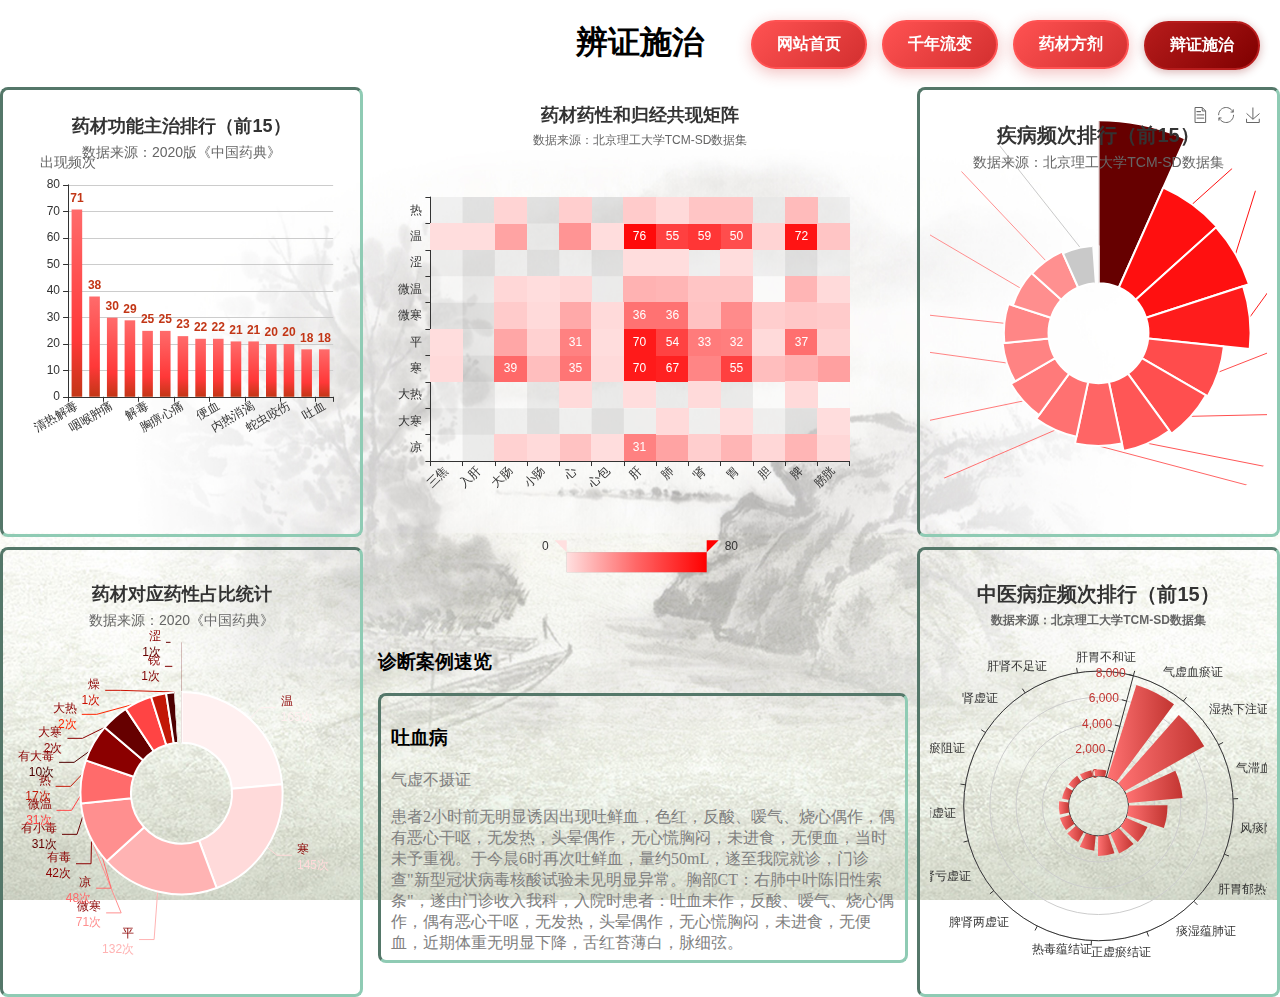
<file: cases.html>
<!DOCTYPE html>  
<html lang="en">  
<head>  
    <meta charset="UTF-8">
    <meta http-equiv="X-UA-Compatible" content="IE=edge">
    <meta name="viewport" content="width=device-width, user-scalable=no, initial-scale=1.0, maximum-scale=1.0, minimum-scale=1.0"/>
    <title>辩证施治</title>  
    <style>  
        .main {  
            display: grid;  
            grid-template-columns: 1fr 1.5fr 1fr; /* 列数和宽度 */
            grid-template-rows: auto; /* 行高 */
            grid-column-gap: 5px; /* 列间距 */  
            grid-row-gap: 10px; /* 行间距 */ 
            align-items: center;
        }  
        .box:nth-child(1){  
            grid-column-start: 1; 
            grid-column-end: 2;
            grid-row-start: 1;
            grid-row-end: 2;
            height:50vh; 
            border-color: #8FCBB4;
            border-width: 3px;
            border-style: inset;
            border-radius: 8px;
        } 
        .box:nth-child(2) {  
            grid-column-start: 1; 
            grid-column-end: 2;
            grid-row-start: 2;
            grid-row-end: 3; 
            height:50vh;
            border-color: #8FCBB4;
            border-width: 3px;
            border-style: inset;
            border-radius: 8px; 
        }   
        .box:nth-child(3) {  
            grid-column-start: 2; 
            grid-column-end: 3;
            grid-row-start: 1;
            grid-row-end: 3;
            height:100vh; 
            border: 0;
        }  
        .box:nth-child(4) {  
            grid-column-start: 3; 
            grid-column-end: 4;
            grid-row-start: 1;
            grid-row-end:2; 
            height:50vh;
            border-color: #8FCBB4;
            border-width: 3px;
            border-style: inset;
            border-radius: 8px; 
        }  
        .box:nth-child(5) {  
            grid-column-start: 3; 
            grid-column-end: 4;
            grid-row-start: 2;
            grid-row-end:3; 
            height:50vh; 
            border-color: #8FCBB4;
            border-width: 3px;
            border-style: inset;
            border-radius: 8px;
        }  
        .box {  
            padding: 10px;  
            border: 1px solid #ccc; /* 可选边框 */  
            box-sizing: border-box;  
        }
        #flow {  
          width: 200px; /* 根据需要调整宽度 */  
          height: 300px; /* 根据需要调整高度 */  
          overflow: hidden;  
          position: relative;  
          border: 1px solid #ccc;
          border-color: #8FCBB4;
            border-width: 3px;
            border-style: inset;
            border-radius: 8px;  
        }  
        #news-list {  
          list-style: none;  
          padding: 0;  
          margin: 0;  
          position: absolute;  
          top: 0;  
          left: 0;  
          width: 100%;  
          height: auto;  
          animation: scroll 25s linear infinite; /* 滚动动画 */  
        }  
        #news-list li {  
          padding: 10px;  
          border-bottom: 1px solid #ccc;  
        }  
        @keyframes scroll {  
          0% { transform: translateY(0); }  
          100% { transform: translateY(-100%); } 
        }
        .news-title {  
            font-weight: bold;  
        }  
        .news-info {  
            color: gray;  
        }
        #right2 {
            background-size: contain; /* 保持图片完整比例 */
            background-repeat: no-repeat;
            background-position: center center; /* 居中显示 */
}
    </style>  
</head>

<body background="images/index_bg.jpg" style="width:100%;background-repeat:no-repeat;background-attachment:fixed;background-size:100% 100%;margin:0;padding:0;">  
    <div class="nav-buttons">
        <a href="index.html" class="nav-button">网站首页</a>
        <a href="history.html" class="nav-button">千年流变</a>
        <a href="herbs.html" class="nav-button">药材方剂</a>
        <a class="nav-button active">辩证施治</a>
    </div>

    <style>
        /* 修改后的红色系按钮样式 */
        .nav-buttons {
            position: fixed;
            top: 20px;
            right: 20px;
            z-index: 999;
            display: flex;
            gap: 15px;
        }
        
        .nav-button {
            padding: 12px 24px;
            background: linear-gradient(135deg, #FF5252, #D32F2F); /* 浅红-正红渐变 */
            color: #fff !important;
            border-radius: 25px;
            text-decoration: none;
            font-weight: bold;
            box-shadow: 0 4px 15px rgba(211, 47, 47, 0.3); /* 红色阴影 */
            transition: all 0.3s ease;
            border: 2px solid #FF5252;
        }
        
        .nav-button:hover {
            background: linear-gradient(135deg, #D32F2F, #B71C1C); /* 正红-深红渐变 */
            transform: translateY(-2px);
            box-shadow: 0 6px 20px rgba(183, 28, 28, 0.4);
        }
        
        .nav-button:active {
            background: linear-gradient(135deg, #B71C1C, #7F0000); /* 深红-暗红渐变 */
            transform: translateY(1px);
            box-shadow: 0 2px 10px rgba(127, 0, 0, 0.3);
        }
        
        /* 激活状态样式 */
        .nav-button.active {
            background: linear-gradient(135deg, #B71C1C, #7F0000) !important;
            cursor: default !important;
            transform: translateY(1px);
            box-shadow: 0 2px 10px rgba(127, 0, 0, 0.3) !important;
            border-color: #B71C1C !important;
        }
        
        .nav-button.active:hover {
            background: linear-gradient(135deg, #B71C1C, #7F0000) !important;
            transform: translateY(1px) !important;
        }
        </style>
    <div class="header" id='header'>  
        <div class="header-title" id="title" style="text-align: center;">
            <h1>辨证施治</h1>
        </div>
    </div>
    <div class="main" id='main'>  
        <div class='box' id="left1" ></div>
        <div class='box' id="left2" ></div> 
        <div class='box' id="center">
            <div id="map" style="width: 100%;height: 60%;"></div>
            <div style="height: 50px;font-display:inherit;display: inline;top:20px;"><h3>诊断案例速览</h3></div>
            <div id="flow" style="width: 100%;height: 30%;">
                <ul id="news-list"> </ul>  
            </div>
        </div>
        <div class='box' id="right1"></div> 
        <div class='box' id="right2"></div>
    </div>
    <script src="js/echarts.min.js"></script>
    <script src="js/china.js"></script>
    <script src="js/cases.js"></script>
    <script type="text/javascript" src="js/jquery.min.js"></script>
    <script src="js/flow-cases.js"></script>

</body>  
</html>
</file>
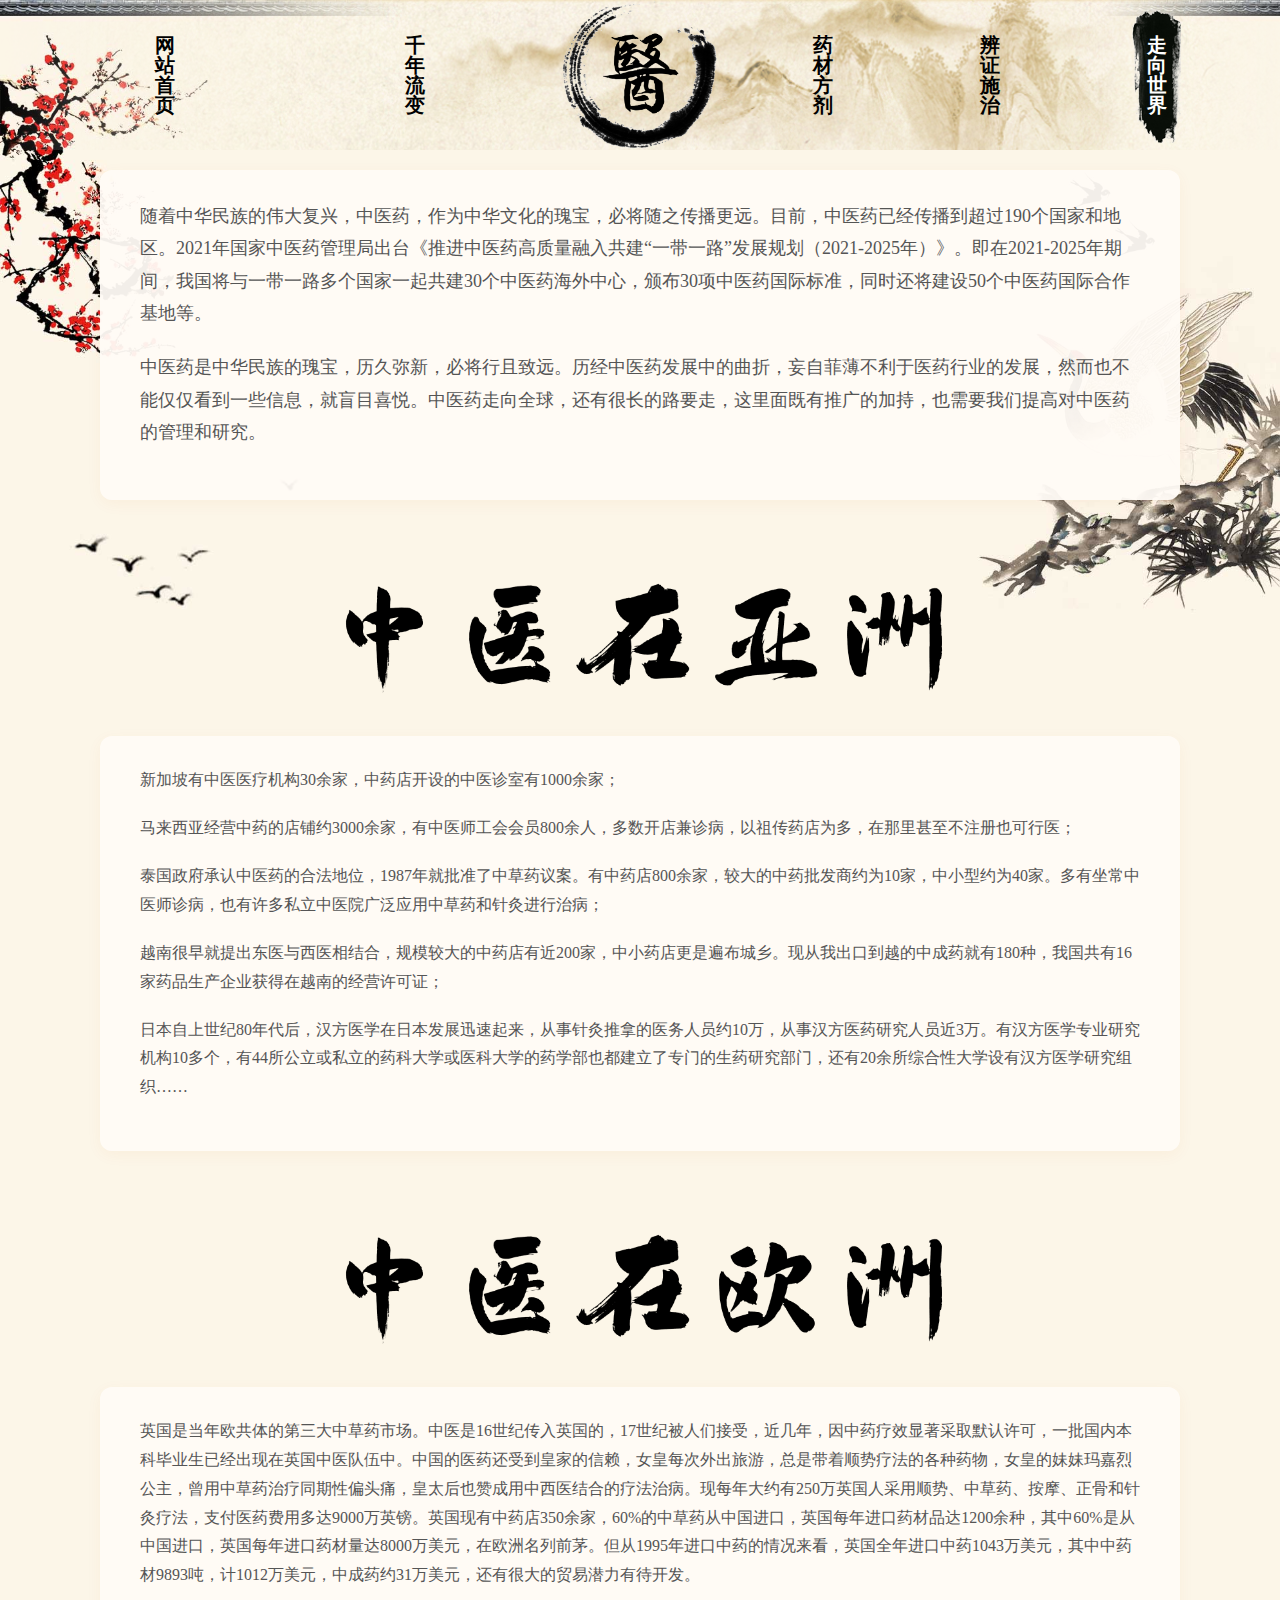
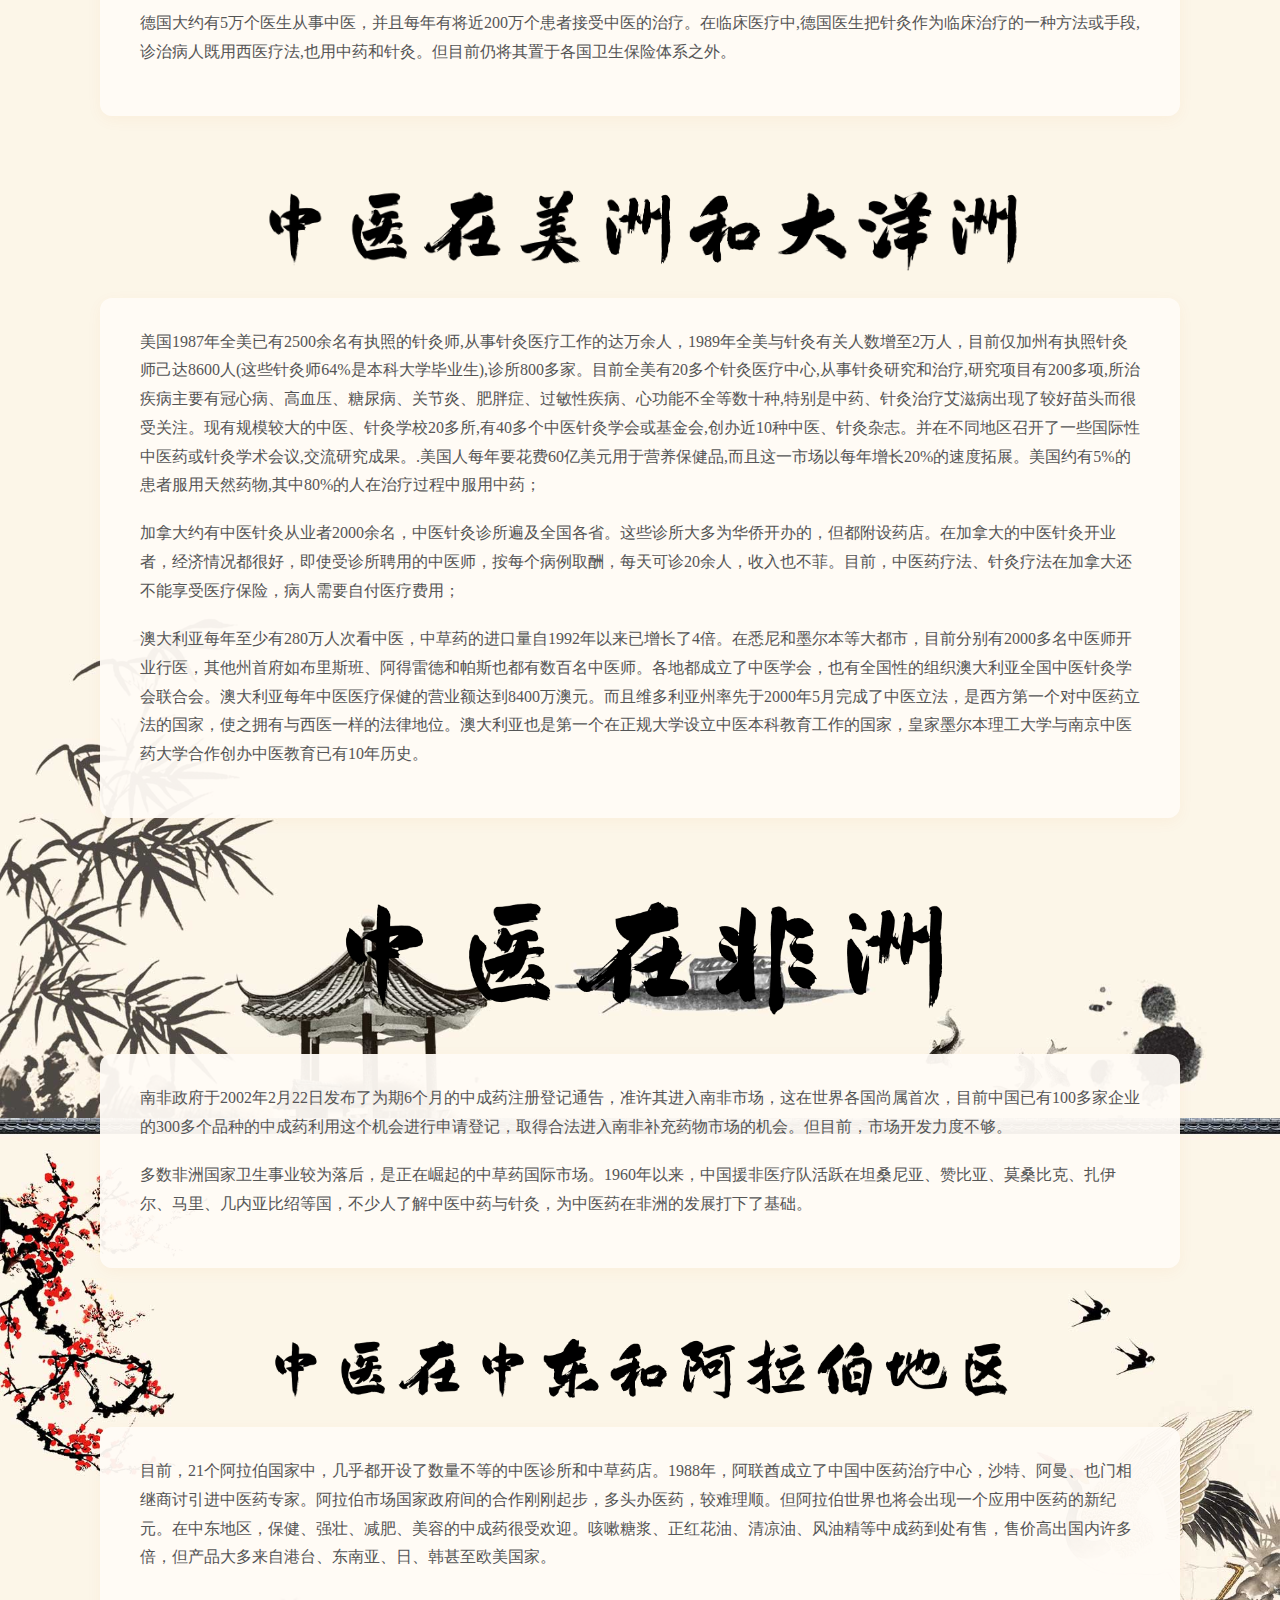
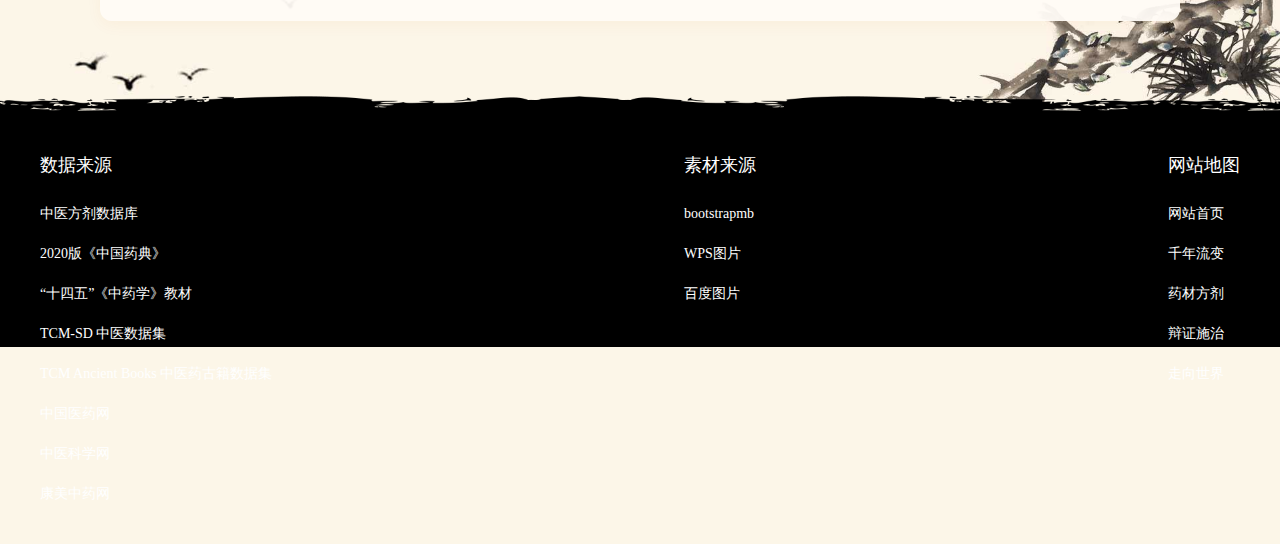
<file: development.html>
<!DOCTYPE html>
<html lang="zh">

	<head>
		<meta charset="UTF-8">
		<meta http-equiv="Content-Type" content="text/html; charset=UTF-8" />
		<meta http-equiv="X-UA-Compatible" content="IE=edge,chrome=1">
		<meta name="viewport" content="width=device-width,initial-scale=1.0,user-scalable=no" />
		<meta name="apple-mobile-web-app-capable" content="yes" />
		<meta name="apple-mobile-web-app-status-bar-style" content="black" />
		<meta name="renderer" content="webkit" />
		<meta name="screen-orientation" content="portrait" />
		<meta name="x5-orientation" content="portrait" />
		<title>医路寻踪——中医文化传承可视化设计</title>
		<link rel="stylesheet" type="text/css" href="css/swiper-5.2.0.min.css" />
		<link rel="stylesheet" type="text/css" href="css/style.css" />
	</head>

	<body>
		<div class="top">
			<div class="w1200 cont">
				<ul>
					<li>
						<a href="index.html">网站首页</a>
					</li>
					<li>
						<a href="history.html">千年流变</a>
					</li>
				</ul>
				<a href="" class="logo"><img src="images/logo.png" /></a>
				<ul>
                    <li>
						<a href="herbs.html">药材方剂</a>
					</li>
					<li>
						<a href="cases.html">辨证施治</a>
					</li>
					<li class="on">
						<a href="development.html">走向世界</a>
					</li>
				</ul>
			</div>
		</div>
        <style>
            /* 修改图文部分布局 */
            .img-text-section .container {
                display: flex;
                flex-direction: row;  /* 恢复默认排列方向 */
                justify-content: space-between;
                align-items: center;
            }
            
            /* 调整元素顺序 */
            .img-box {
                order: 1;  /* 图片排在左侧 */
                flex: 0 0 48%;
            }
            
            /* 其他保持原有样式 */
            .full-img-section {
                padding: 40px 0 20px;
                margin-bottom: -30px;
                background: transparent;
            }
            .main-banner {
                width: 800px;
                height: auto;
                margin: 0 auto;
            }
            /* 新版文字居中样式 */
            .img-text-section .container {
                display: flex;
                flex-direction: column;
                align-items: center;
            }

            .text-box {
                max-width: 1080px;  /* 控制文本框最大宽度 */
                width: 90%;
                font-size: 20px;  /* 基础字号可调 */
                line-height: 1.8;
                padding: 30px 40px;
                margin: 20px auto;
                background: rgba(255, 251, 245, 0.95);
                border-radius: 12px;
                box-shadow: 0 4px 15px rgba(212,107,8,0.05);
            }

            </style>
            <div class="img-text-section">
                <div class="container w1200">
                    <div class="text-box">
                        <p style="font-size:0.9em; line-height:1.8; margin-bottom:1.2em;">随着中华民族的伟大复兴，中医药，作为中华文化的瑰宝，必将随之传播更远。目前，中医药已经传播到超过190个国家和地区。2021年国家中医药管理局出台《推进中医药高质量融入共建“一带一路”发展规划（2021-2025年）》。即在2021-2025年期间，我国将与一带一路多个国家一起共建30个中医药海外中心，颁布30项中医药国际标准，同时还将建设50个中医药国际合作基地等。</p>
                        <p style="font-size:0.9em; line-height:1.8; margin-bottom:1.2em;">中医药是中华民族的瑰宝，历久弥新，必将行且致远。历经中医药发展中的曲折，妄自菲薄不利于医药行业的发展，然而也不能仅仅看到一些信息，就盲目喜悦。中医药走向全球，还有很长的路要走，这里面既有推广的加持，也需要我们提高对中医药的管理和研究。</p>
                    </div>
                </div>
            </div>
            <!-- 顶部图片保持原样 -->
            <div class="full-img-section">
                <div class="w1200">
                    <img src="images/yazhou.png" alt="中医在亚洲" class="main-banner">
                </div>
            </div>
            
            <!-- 修改图文部分结构 -->
            <div class="img-text-section">
                <div class="container w1200">
                    <div class="text-box">
                        <p style="font-size:0.8em; line-height:1.8; margin-bottom:1.2em;">新加坡有中医医疗机构30余家，中药店开设的中医诊室有1000余家；</p>
                        <p style="font-size:0.8em; line-height:1.8; margin-bottom:1.2em;">马来西亚经营中药的店铺约3000余家，有中医师工会会员800余人，多数开店兼诊病，以祖传药店为多，在那里甚至不注册也可行医；</p>
                        <p style="font-size:0.8em; line-height:1.8; margin-bottom:1.2em;">泰国政府承认中医药的合法地位，1987年就批准了中草药议案。有中药店800余家，较大的中药批发商约为10家，中小型约为40家。多有坐常中医师诊病，也有许多私立中医院广泛应用中草药和针灸进行治病；</p>
                        <p style="font-size:0.8em; line-height:1.8; margin-bottom:1.2em;">越南很早就提出东医与西医相结合，规模较大的中药店有近200家，中小药店更是遍布城乡。现从我出口到越的中成药就有180种，我国共有16家药品生产企业获得在越南的经营许可证；</p>
                        <p style="font-size:0.8em; line-height:1.8; margin-bottom:1.2em;"> 日本自上世纪80年代后，汉方医学在日本发展迅速起来，从事针灸推拿的医务人员约10万，从事汉方医药研究人员近3万。有汉方医学专业研究机构10多个，有44所公立或私立的药科大学或医科大学的药学部也都建立了专门的生药研究部门，还有20余所综合性大学设有汉方医学研究组织……</p>
                    </div>
                </div>
            </div>

            <div class="full-img-section">
                <div class="w1200">
                    <img src="images/ouzhou.png" alt="中医在欧洲" class="main-banner">
                </div>
            </div>
            
            <!-- 修改图文部分结构 -->
            <div class="img-text-section">
                <div class="container w1200">
                    <div class="text-box">
                        <p style="font-size:0.8em; line-height:1.8; margin-bottom:1.2em;">英国是当年欧共体的第三大中草药市场。中医是16世纪传入英国的，17世纪被人们接受，近几年，因中药疗效显著采取默认许可，一批国内本科毕业生已经出现在英国中医队伍中。中国的医药还受到皇家的信赖，女皇每次外出旅游，总是带着顺势疗法的各种药物，女皇的妹妹玛嘉烈公主，曾用中草药治疗同期性偏头痛，皇太后也赞成用中西医结合的疗法治病。现每年大约有250万英国人采用顺势、中草药、按摩、正骨和针灸疗法，支付医药费用多达9000万英镑。英国现有中药店350余家，60%的中草药从中国进口，英国每年进口药材品达1200余种，其中60%是从中国进口，英国每年进口药材量达8000万美元，在欧洲名列前茅。但从1995年进口中药的情况来看，英国全年进口中药1043万美元，其中中药材9893吨，计1012万美元，中成药约31万美元，还有很大的贸易潜力有待开发。</p>
                        <p style="font-size:0.8em; line-height:1.8; margin-bottom:1.2em;">德国大约有5万个医生从事中医，并且每年有将近200万个患者接受中医的治疗。在临床医疗中,德国医生把针灸作为临床治疗的一种方法或手段,诊治病人既用西医疗法,也用中药和针灸。但目前仍将其置于各国卫生保险体系之外。</p>
                    </div>
                </div>
            </div>

            <div class="full-img-section">
                <div class="w1200">
                    <img src="images/meizhou.png" alt="中医在美洲" class="main-banner">
                </div>
            </div>
            
            <!-- 修改图文部分结构 -->
            <div class="img-text-section">
                <div class="container w1200">
                    <div class="text-box">
                        <p style="font-size:0.8em; line-height:1.8; margin-bottom:1.2em;">美国1987年全美已有2500余名有执照的针灸师,从事针灸医疗工作的达万余人，1989年全美与针灸有关人数增至2万人，目前仅加州有执照针灸师己达8600人(这些针灸师64%是本科大学毕业生),诊所800多家。目前全美有20多个针灸医疗中心,从事针灸研究和治疗,研究项目有200多项,所治疾病主要有冠心病、高血压、糖尿病、关节炎、肥胖症、过敏性疾病、心功能不全等数十种,特别是中药、针灸治疗艾滋病出现了较好苗头而很受关注。现有规模较大的中医、针灸学校20多所,有40多个中医针灸学会或基金会,创办近10种中医、针灸杂志。并在不同地区召开了一些国际性中医药或针灸学术会议,交流研究成果。.美国人每年要花费60亿美元用于营养保健品,而且这一市场以每年增长20%的速度拓展。美国约有5%的患者服用天然药物,其中80%的人在治疗过程中服用中药；</p>
                        <p style="font-size:0.8em; line-height:1.8; margin-bottom:1.2em;">加拿大约有中医针灸从业者2000余名，中医针灸诊所遍及全国各省。这些诊所大多为华侨开办的，但都附设药店。在加拿大的中医针灸开业者，经济情况都很好，即使受诊所聘用的中医师，按每个病例取酬，每天可诊20余人，收入也不菲。目前，中医药疗法、针灸疗法在加拿大还不能享受医疗保险，病人需要自付医疗费用；</p>
                        <p style="font-size:0.8em; line-height:1.8; margin-bottom:1.2em;">澳大利亚每年至少有280万人次看中医，中草药的进口量自1992年以来已增长了4倍。在悉尼和墨尔本等大都市，目前分别有2000多名中医师开业行医，其他州首府如布里斯班、阿得雷德和帕斯也都有数百名中医师。各地都成立了中医学会，也有全国性的组织澳大利亚全国中医针灸学会联合会。澳大利亚每年中医医疗保健的营业额达到8400万澳元。而且维多利亚州率先于2000年5月完成了中医立法，是西方第一个对中医药立法的国家，使之拥有与西医一样的法律地位。澳大利亚也是第一个在正规大学设立中医本科教育工作的国家，皇家墨尔本理工大学与南京中医药大学合作创办中医教育已有10年历史。</p>
                    </div>
                </div>
            </div>

            <div class="full-img-section">
                <div class="w1200">
                    <img src="images/feizhou.png" alt="中医在非洲" class="main-banner">
                </div>
            </div>
            
            <!-- 修改图文部分结构 -->
            <div class="img-text-section">
                <div class="container w1200">
                    <div class="text-box">
                        <p style="font-size:0.8em; line-height:1.8; margin-bottom:1.2em;">南非政府于2002年2月22日发布了为期6个月的中成药注册登记通告，准许其进入南非市场，这在世界各国尚属首次，目前中国已有100多家企业的300多个品种的中成药利用这个机会进行申请登记，取得合法进入南非补充药物市场的机会。但目前，市场开发力度不够。</p>
                        <p style="font-size:0.8em; line-height:1.8; margin-bottom:1.2em;">多数非洲国家卫生事业较为落后，是正在崛起的中草药国际市场。1960年以来，中国援非医疗队活跃在坦桑尼亚、赞比亚、莫桑比克、扎伊尔、马里、几内亚比绍等国，不少人了解中医中药与针灸，为中医药在非洲的发展打下了基础。</p>
                    </div>
                </div>
            </div>

            <div class="full-img-section">
                <div class="w1200">
                    <img src="images/zhongdong.png" alt="中医在中东" class="main-banner">
                </div>
            </div>
            
            <!-- 修改图文部分结构 -->
            <div class="img-text-section">
                <div class="container w1200">
                    <div class="text-box">
                        <p style="font-size:0.8em; line-height:1.8; margin-bottom:1.2em;">目前，21个阿拉伯国家中，几乎都开设了数量不等的中医诊所和中草药店。1988年，阿联酋成立了中国中医药治疗中心，沙特、阿曼、也门相继商讨引进中医药专家。阿拉伯市场国家政府间的合作刚刚起步，多头办医药，较难理顺。但阿拉伯世界也将会出现一个应用中医药的新纪元。在中东地区，保健、强壮、减肥、美容的中成药很受欢迎。咳嗽糖浆、正红花油、清凉油、风油精等中成药到处有售，售价高出国内许多倍，但产品大多来自港台、东南亚、日、韩甚至欧美国家。</p>
                    </div>
                </div>
            </div>

		<div class="footer">
			<div class="cont w1200">
				<div class="div3 div">
					<h3>数据来源</h3>
					<p>
						中医方剂数据库 <br />
						2020版《中国药典》<br />
						“十四五”《中药学》教材<br />
						TCM-SD 中医数据集<br />
						TCM Ancient Books 中医药古籍数据集<br />
						中国医药网<br />
						中医科学网<br />
						康美中药网
					</p>
				</div>
				<div class="div3 div">
					<h3>素材来源</h3>
					<p>
						bootstrapmb<br />
						WPS图片<br />
						百度图片<br />
					</p>
				</div>
				<div class="div3 div">
					<h3>网站地图</h3>
					<p>					
						<a href="">网站首页</a><br />
						<a href="">千年流变</a><br />
						<a href="">药材方剂</a><br />
						<a href="">辩证施治</a><br />
						<a href="">走向世界</a>
					</p>
				</div>
			</div>
		</div>

		<script src="js/jquery-1.8.3.min.js"></script>
		<script src="js/swiper-5.2.0.min.js"></script>
		<script src="js/SuperSlide.2.1.3.js"></script>
		<script src="js/more.js"></script>

	</body>

</html>
</file>
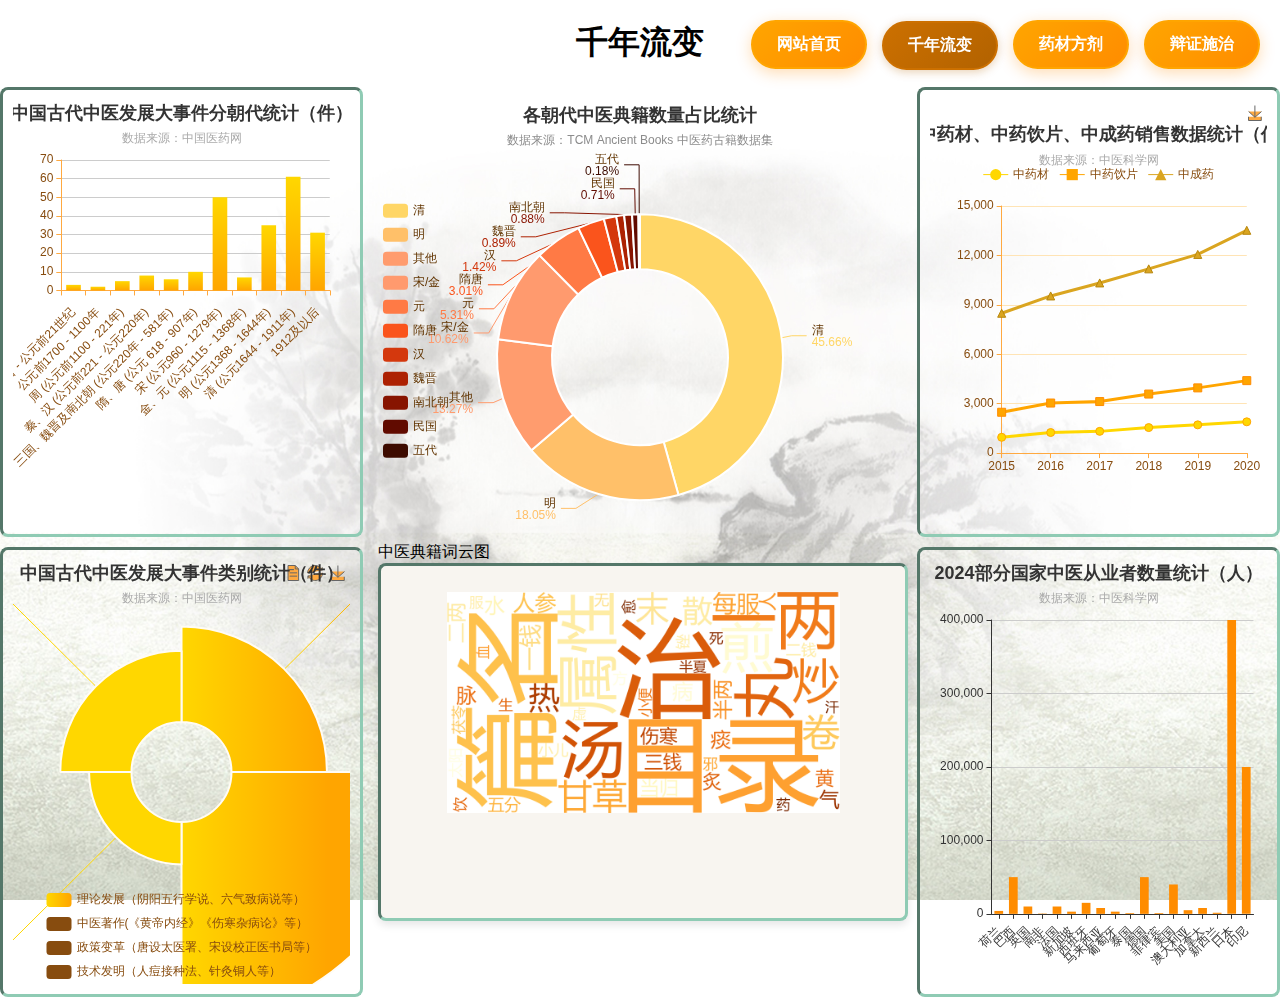
<file: history.html>
<!DOCTYPE html>  
<html lang="en">  
<head>  
    <meta charset="UTF-8">
    <meta http-equiv="X-UA-Compatible" content="IE=edge">
    <meta name="viewport" content="width=device-width, user-scalable=no, initial-scale=1.0, maximum-scale=1.0, minimum-scale=1.0"/>
    <title>辩证施治</title>  
    <style>  
        .main {  
            display: grid;  
            grid-template-columns: 1fr 1.5fr 1fr; /* 列数和宽度 */
            grid-template-rows: auto; /* 行高 */
            grid-column-gap: 5px; /* 列间距 */  
            grid-row-gap: 10px; /* 行间距 */ 
            align-items: center;
        }  
        .box:nth-child(1){  
            grid-column-start: 1; 
            grid-column-end: 2;
            grid-row-start: 1;
            grid-row-end: 2;
            height:50vh; 
            border-color: #8FCBB4;
            border-width: 3px;
            border-style: inset;
            border-radius: 8px;
        } 
        .box:nth-child(2) {  
            grid-column-start: 1; 
            grid-column-end: 2;
            grid-row-start: 2;
            grid-row-end: 3; 
            height:50vh;
            border-color: #8FCBB4;
            border-width: 3px;
            border-style: inset;
            border-radius: 8px; 
        }   
        .box:nth-child(3) {  
            grid-column-start: 2; 
            grid-column-end: 3;
            grid-row-start: 1;
            grid-row-end: 3;
            height:100vh; 
            border: 0;
        }  
        .box:nth-child(4) {  
            grid-column-start: 3; 
            grid-column-end: 4;
            grid-row-start: 1;
            grid-row-end:2; 
            height:50vh;
            border-color: #8FCBB4;
            border-width: 3px;
            border-style: inset;
            border-radius: 8px; 
        }  
        .box:nth-child(5) {  
            grid-column-start: 3; 
            grid-column-end: 4;
            grid-row-start: 2;
            grid-row-end:3; 
            height:50vh; 
            border-color: #8FCBB4;
            border-width: 3px;
            border-style: inset;
            border-radius: 8px;
        }  
        .box {  
            padding: 10px;  
            border: 1px solid #ccc; /* 可选边框 */  
            box-sizing: border-box;  
        }
        #flow {  
            width: 200px;
            height: 400px;  
            background-image: url("images/documents_wordcloud.png");
            background-size: 75% auto;  /* 调整图片宽度为容器75%，高度自适应 */
            background-position: center top 20%; /* 图片定位在容器水平居中，垂直方向20%位置 */
            background-repeat: no-repeat;
            overflow: hidden;  
            position: relative;  
            border: 3px inset #8FCBB4;  
            border-radius: 8px;  
            box-shadow: 0 4px 8px rgba(0,0,0,0.1);
            background-color: #f8f5f0;  /* 新增背景色弥补空白区域 */
        }
        #news-list {  
          list-style: none;  
          padding: 0;  
          margin: 0;  
          position: absolute;  
          top: 0;  
          left: 0;  
          width: 100%;  
          height: auto;  
          animation: scroll 25s linear infinite; /* 滚动动画 */  
        }  
        #news-list li {  
          padding: 10px;  
          border-bottom: 1px solid #ccc;  
        }  
        @keyframes scroll {  
          0% { transform: translateY(0); }  
          100% { transform: translateY(-100%); } 
        }
        .news-title {  
            font-weight: bold;  
        }  
        .news-info {  
            color: gray;  
        }
        #right2 {
            background-size: contain; /* 保持图片完整比例 */
            background-repeat: no-repeat;
            background-position: center center; /* 居中显示 */
}
    </style>  
</head>

<body background="images/index_bg.jpg" style="width:100%;background-repeat:no-repeat;background-attachment:fixed;background-size:100% 100%;margin:0;padding:0;">  
    <div class="nav-buttons">
        <a href="index.html" class="nav-button">网站首页</a>
        <a class="nav-button active">千年流变</a>
        <a href="herbs.html" class="nav-button">药材方剂</a>
        <a href="cases.html" class="nav-button">辩证施治</a>
    </div>
    
    <style>
    /* 添加按钮样式 */
    .nav-buttons {
        position: fixed;
        top: 20px;
        right: 20px;
        z-index: 999;
        display: flex;
        gap: 15px;
    }
    
    .nav-button {
        padding: 12px 24px;
        background: linear-gradient(135deg, #FFA500, #FF8C00);
        color: #fff !important;
        border-radius: 25px;
        text-decoration: none;
        font-weight: bold;
        box-shadow: 0 4px 15px rgba(255,140,0,0.3);
        transition: all 0.3s ease;
        border: 2px solid #FFA500;
    }
    
    .nav-button:hover {
        background: linear-gradient(135deg, #FF8C00, #FF6B00);
        transform: translateY(-2px);
        box-shadow: 0 6px 20px rgba(255,107,0,0.4);
    }
    
    .nav-button.active {
    background: linear-gradient(135deg, #CC7000, #B26200) !important;
    cursor: default !important;
    transform: translateY(1px);
    box-shadow: 0 2px 10px rgba(178,98,0,0.3) !important;
    border-color: #CC7000 !important;
}

/* 禁用激活按钮的悬停效果 */
.nav-button.active:hover {
    background: linear-gradient(135deg, #CC7000, #B26200) !important;
    transform: translateY(1px) !important;
    box-shadow: 0 2px 10px rgba(178,98,0,0.3) !important;
}
    </style>
    <div class="header" id='header'>  
        <div class="header-title" id="title" style="text-align: center;">
            <h1>千年流变</h1>
        </div>
    </div>
    <div class="main" id='main'>  
        <div class='box' id="left1" ></div>
        <div class='box' id="left2" ></div> 
        <div class='box' id="center">
            <div id="map" style="width: 100%;height: 50%;"></div>
            <div style="height: 100px;font-display:inherit;display: inline;top:20px;">中医典籍词云图</div>
            <div id="flow" style="width: 100%;height: 40%;">
                <ul id="news-list"></ul>  
            </div>
        </div>
        <div class='box' id="right1"></div> 
        <div class='box' id="right2"></div>
    </div>
    <script src="js/echarts.min.js"></script>
    <script src="js/china.js"></script>
    <script src="js/history.js"></script>
    <script type="text/javascript" src="js/jquery.min.js"></script>

</body>  
</html>
</file>
<file: css/style.css>
@charset "utf-8"; 
body, html { min-width: 1200px;  } 
 * { margin: 0; padding: 0; -webkit-box-sizing: border-box; -moz-box-sizing: border-box; box-sizing: border-box; }  
body, p, h1, h2, h3, h4, h5, table, ul, li, form, input { margin: 0; padding: 0; color: #000; font-family: '微软雅黑'; line-height: 1; }  
 body, p { font-size: 14px; border: none; color: #000; } 
a { font-size: 14px; color: #000; text-decoration: none; border: none; padding: 0; margin: 0; }  
table { border-collapse: collapse; }  
img { border: 0; margin: 0; padding: 0; display: block; } 
ul, li { list-style: none; border: 0; margin: 0; padding: 0; } 
dl, dt, dd { margin: 0; padding: 0; -webkit-margin-start: 0; } 
h1, h2, h3, h4, h5 { font-weight: normal; font-size: 12px; display: block; }  
strong, b { font-weight: normal; }  
table, tr, td { border-spacing: 0; } 
em, i, b { font-style: normal; }  
p { line-height: 170%; color: #555; font-size: 14px; }  
input,button{ border: none; background: none; }  figcaption { display: block; }  
input:focus { outline: none; } 
::-webkit-input-placeholder { /* WebKit browsers */ font-size: 14px; color: #dfdfdf; }  
::-ms-input-placeholder { /* Internet Explorer 10+ */ font-size: 14px; color: #dfdfdf; } 
.fl { float: left; }  
.fr { float: right; } 
 .clearfix { *zoom: 1; } 
.clearfix:before, .clearfix:after { display: table; line-height: 0; content: ""; } 
.clearfix:after { clear: both; } 
.w1200 { width: 1200px; margin: 0 auto; }

.logo img {height: 150px; width: auto; display: block; object-fit: contain;}

body{ background: url(../images/body-bg.jpg) repeat; background-size: 100% auto; width:100%; position: relative;}

.top{ background: url(../images/head-bg.png) no-repeat top center; height: 150px; background-size: 100% auto; width:100%; position: relative;}
.top .cont{ display: flex; justify-content: space-between; align-items: center;}
.top ul{ display: flex; justify-content: space-around; width: 500px; align-items: center; height: 150px;}
 .top li {position: relative;}
.top li a::before{ transition: all 1s; background: url(../images/shader.png) no-repeat top center; width: 49px; height: 133px;
 display: block; content: ''; position: absolute; top: -25px; bottom: 0; z-index:-2; left: -15px; opacity: 0;}
.top li a{ display: block; height: ; width: 20px; font-size: 20px; font-family: "新宋体"; font-weight: 700; position: relative; z-index: 3; transition: all 1s;}
.top .logo{ position: absolute; top: 0; left: 50%; transform: translateX(-50%); z-index: 33;}
.top li:hover a::before,.top li.on a::before{ opacity: 1; }
.top li:hover a,.top li.on a{ color: #fff;}

/* .banner {width: 100%; margin: 0 auto;}
.swiper-slide {display: flex !important; justify-content: center !important; align-items: center !important;}
.swiper-slide img {max-width: 100%; height: auto; object-fit: contain;} */


.banner-bottom { border-bottom:1px solid #E0E0E0; }
.banner-bottom .cont{ display: flex; justify-content: space-between; align-items: center;  align-items: center; height: 160px;}
.banner-bottom .div1{ display: flex; justify-content: space-between; align-items: center;  align-items: center; }
.banner-bottom .div1 img{ margin-right: 20px; display: block;}
.banner-bottom .div1 h3{ color: #653903; font-size: 22px; font-weight: bold; padding-bottom: 10px;}
.banner-bottom .div2{ border:1px solid #E0E0E0; border-top: none; border-bottom: none; height: 160px; padding: 0 55px; display: flex; align-items: center;
flex-wrap: wrap; align-content: center; width: 470px; justify-content: center;}
.banner-bottom .search-box{ display: flex; justify-content: space-between; width: 370px; height: 40px; background: #fff; border:1px solid #E0E0E0; align-items: center;
padding: 0 10px;}
.search-box button{ background: url(../images/zoom.png) no-repeat center; width: 22px; height: 22px;}
.banner-bottom .div2 p{width: 370px;}
.banner-bottom .div2 p a{ display: inline-block; margin-right: 10px; transition: all 0.6s; margin-top: 10px; color: #555; font-size: 14px;}
.banner-bottom .div2 p a:hover{ color: #653903;}
.banner-bottom .div3 h3{  font-size: 14px; color: #555; padding-bottom: 0; font-weight: normal;}
.banner-bottom .div3 p{ font-size: 30px; color: #653903; font-family: arial;}

.tit{ padding:40px 0;}
.tit h3{ text-align: center; color: #000; font-size: 36px; font-family: '新宋体';  font-weight: bold;}
.tit h3 b{ color: #bc010e; font-family: '新宋体'; font-weight: bold;}
.tit p{ text-align: center;font-size: 18px; color: #000; padding-top: 10px;}

.about .text{ width: 655px; line-height: 42px; font-size: 16px; color: #333; position: relative; z-index: 33; padding-top:65px;}
.about .text a{ color: #bc010e; display: block; font-size: 16px;}
.about .cont{ position: relative;}
.about .cont img{  position: absolute; right: 0; top: 0;}

.qianjing{ background: url(../images/qj-bg.jpg) no-repeat top center;}
/* .qianjing .tit h3,.qianjing .tit p{ color: #fff;}
.qianjing .tit h3 b{ color: #fff;}
.qianjing .cont{ background: #fff; padding: 40px; box-shadow: 0 0 5px rgba(0,0,0,0.1);} */
.qianjing .ul1{ display: flex; justify-content: space-between;}
.qianjing .ul1 li{ width: 240px;}
.qianjing .ul1 h4{ text-align: center; color: #bc010e; font-size: 24px; font-family: '新宋体'; padding:30px 0;}
.qianjing .ul1 p{ color: #000; font-size: 14px; line-height: 30px;}
.qianjing .hf3{ margin:35px auto}

.question{ margin-top: 50px;}
.question h3{ background: url(../images/尚灸_41.png) no-repeat top center; text-align: center; height: 77px; width: 744px; margin: 0 auto;
line-height: 77px; color: #000; font-size: 40px; font-family: "新宋体"; background-size: 100% 100%; font-weight: bold;}
.question h3 b{ color: #bc010e; font-weight: bold; }
.question img{ display: block; margin: 0 auto;}
.question .positon-re{ position: relative; margin-top: 65px;}
.question ul p{ text-align: center; font-weight: bold; color: #333; font-size: 26px;}
.question ul li{ position: absolute;}
.question .ul2 li:nth-child(1){ top: 30px; left: 138px;}
.question .ul2 li:nth-child(2){ top: 150px; left: 80px;}
.question .ul2 li:nth-child(3){ top: 320px; left: 0;}
.question .ul3 li:nth-child(1){ top: 20px; right: 100px;}
.question .ul3 li:nth-child(2){ top: 150px; right: 70px;}
.question .ul3 li:nth-child(3){ top: 320px; right: 0;}
 
.youshi{  background: url(../images/bg2.jpg) no-repeat top center; padding-bottom:45px; background-size: 100% 100%;}
.youshi .tit h3,.youshi .tit p{ color: #fff;}
.youshi .tit h3 b{ color: #fff;}
.youshi .tit p b{ font-weight: bold;}
.youshi .cont{ background: #ffefd4;}
.youshi ul{ display: flex;}
.youshi ul li{ display: flex; align-items: center; position: relative;}
.youshi ul li h3{ color: #bc010e; font-family: "新宋体"; font-size: 20px; padding-bottom: 10px; text-align: center; font-weight: bold;}
.youshi ul li figcaption{ padding: 0 10px;  width: 300px;}
.youshi li img{ width: 300px;}
.youshi ul li p{ color: #bc010e; font-size:16px;}
.youshi li em{ display: block; background: url(../images/zi.png) no-repeat top center; height: 99px; width: 99px; position: absolute;
bottom: 0;right: 0;}


.service .hd ul{ display: flex; flex-wrap: wrap; justify-content: space-between;}
.service .hd li{ display: block; width: 280px; height: 60px; background: url(../images/line-bg.png) no-repeat; background-position: 0 -61px;
 margin-bottom: 20px;}
.service .hd li a{ text-align: center; display: block; font-size: 24px; font-family: "新宋体"; line-height: 63px;}
.service .hd li.on,.service .hd li:hover{ background-position: 0 0;}
.service .hd li.on a,.service .hd li:hover a{ color: #cf4a53;}
.service .bd{ margin-top: 35px; position: relative;}
.service .bd li{  position: relative;}
.service img{ display: block; width: 100%; height: 500px;}
.service figcaption{ position: absolute; right: 0; top:0; bottom: 0; background: #c11521; width: 300px; display: flex; padding: 40px 0; }
.service figcaption h3{ width: 30px; font-size: 30px;  color: #fff; font-family:"新宋体"; font-weight: bold; }
.service figcaption div{ display: flex; width: 225px; justify-content: flex-end; align-items:flex-start; padding-right: 30px;}
.service figcaption p{width: 15px;  color: #fff; font-size: 15px; line-height: 1.1;  margin: 0 10px; word-break: break-all; word-wrap: break-word;
opacity: 0.9;}


.jiameng{ position: relative; }
.jiameng .pos{ position: absolute; right: 100px; top: 0;}
.jiameng ul{ display: flex; justify-content: space-between;}
.jiameng li figure{width: 280px; height: 280px; overflow: hidden;}
.jiameng li img{ display: block; width: 280px; height: 280px; transition: all 0.6s; border-radius: 3px; overflow: hidden;}
.jiameng li:hover img{ border-radius: 0; transform: scale(1.1);}
.jiameng li figcaption{height: 200px; width: 280px; box-shadow: 0 0 10px rgba(0,0,0,0.1); background: #fff url(../images/iconbg.png) no-repeat center center; padding:50px 30px; }
.jiameng li h3{ color: #333; font-size: 18px; text-align: center;}
.jiameng li h5{ color: #333; font-size: 14px; text-align: center; font-family: arial; padding: 15px 0;}
.jiameng li p{ color: #333; font-size: 14px; text-align: center; }
.jiameng li span{ display: block; color: #fff; text-align: center; background: url(../images/尚灸_73.png) no-repeat center; height: 32px; width: 222px;
margin: 30px auto 0 auto; line-height: 32px;} 
.jiameng li:hover h3{ color: #bf121e;} 

.hf2{ background: url(../images/hf4.jpg) no-repeat top center; height: 320px; margin-top: 45px;}
.hf2 .cont{ display: flex; justify-content: space-between; align-items: center; height: 320px; }
.hf2 .div1 h3{ color: #fff; font-size: 18px;  padding: 15px 0;}
.hf2 .div1 p{ color: #fff; font-size: 22px;}
.hf2 .div1 p b{ color: #fff; font-size: 34px;}
.hf2 .liuyan{ display: flex; flex-wrap: wrap; width: 500px;}
.hf2 .div2 h3{ color: #fff; font-size: 26px; font-weight: bold; text-align: center; padding: 15px 0 35px 0;} 
.hf2 .div2 .in{ display: flex; background: #dcdcdc; width: 230px;  height: 40px; align-content: center; align-items: center; margin-left: 20px;
margin-bottom: 20px; padding: 0 10px;}
.hf2 .liuyan img{ display: inline-block; margin-right: 5px;}
.hf2 .div2 button{ background: #DCDCDC; height: 40px; width: 150px; text-align: center; color: #000; margin: 0 auto; display: block;
transition: all 0.36s;}
.hf2 .div2 button:hover{ background: #cf4a53; color: #fff;}

.news ul{ display: flex; justify-content: flex-start; gap: 20px; height: auto; flex-wrap: nowrap; padding: 30px 0; margin-bottom: 50px;}
.news ul:last-child {margin-bottom: 0;}
.news li{ width: 280px; position: relative;}
.news figcaption{ border:1px solid #000; width: 100%; margin: 0 auto; padding: 50px 20px 35px 20px; margin-top: -60px; position: relative; z-index: 33; transition: all 0.36s; box-sizing: border-box;}
.news figcaption h3{color: #000; font-size: 18px; padding: 20px 0; line-height: 1.8;}
.news figcaption h5{color: #fff;; font-size: 12px;  opacity: 0; transition: all 0.36s; margin-top: -20px;}
.news figcaption p{ line-height: 24px; height: 48px; overflow: hidden; transition: all 0.3s; color: #666; font-size: 13px;}
.news figcaption div{ padding-top: 20px;}
.news figcaption b{ display: inline-block; height: 1px; background: #e7452c;  width: 225px; vertical-align: middle; margin-left: 10px;}
.news figcaption span{ color: #e7452c;}
.news li:hover figcaption{ background: #222222; color: #fff; padding-top: 20px;}
.news li:hover h5{ opacity: 1; margin-top: 0; margin-bottom: 20px;}
.news li:hover h3,.news li:hover p{ color: #fff;}
.news li:hover b{ background: #fff;}
.news li:hover span{ color: #fff;}

.youlian{ padding: 50px 0 0 0;}
.youlian .div1{ display: flex; justify-content: space-between; align-items: center;}
.youlian .bd{ padding-top: 30px;}
.youlian .bd li{ width: 120px;}
.youlian .bd li a{ display: block; font-size: 14px; width: 100px;}
.youlian .bd li:hover a{color: #e7452c;}
.footer{ background:url(../images/footer-bg.png) no-repeat top center; margin-top: 55px; padding-top: 60px; padding-bottom: 30px; background-size: 100% auto; width:100%; position: relative;}  
.footer .cont{ display: flex; justify-content: space-between;}
.footer h3{ color: #fff; font-size: 18px; padding-bottom: 20px;}
.footer h2{ font-weight: bold; font-size: 34px; font-family: arial; color: #fff; padding-bottom: 30px;}
.footer .code{ display: flex; justify-content: space-between;}
.footer .code p{ text-align: center; font-size: 14px; color: #fff; line-height: 50px;}
.footer .code div{ margin-right: 20px;}
.footer .div2 { width: 310px;}
.footer .div2 p{ font-size: 16px; color: #fff; padding: 10px 0 20px 0;}
.footer .div3 p a{color: #fff; transition: all 0.6s; padding: 4px 0;} 
.footer .div3 p a:hover{ color: #cf4a53;}
.footer .div3 p { color: #fff; font-size: 14px; color: #fff; line-height: 40px;}



.neibanner img,.neibanner{ width: 100%; overflow: hidden;}
.breadcrumb{ box-shadow: 0 0 5px rgba(0,0,0,0.1); background: #fff; padding: 35px 0; text-align: center;}
.breadcrumb a{ display: inline-block; padding: 0 50px; font-size: 16px;}
.breadcrumb a.on,.breadcrumb a:hover{ color: #cf4a53;}


.newslist{ padding: 50px 0;}
.newslist .time{ float: left; width: 80px; background: #F5F5F5; padding: 10px;}
.newslist figcaption{ float: left; width: 1000px; padding-left: 20px;}
.newslist li a{ display: block; overflow: hidden; clear: both; background: #fff; padding: 20px; box-shadow: 0 0 2px rgba(0,0,0,0.2);
transition: all 0.6s; position: relative; margin-bottom: 20px; border:5px solid transparent}
.newslist .p1{ font-size: 14px; color: #999; text-align: center;}
.newslist .p2{ font-size: 16px; color: #333; text-align: center; padding: 5px 0;}
.newslist .p3{ font-size: 16px; color: #000; font-weight: bold; text-align: center;}
.newslist figcaption h3{ font-size: 16px; font-weight: bold; white-space: nowrap; overflow: hidden; text-overflow: ellipsis;
margin-top: 15px;  transition: all 0.6s; }
.newslist figcaption p{ font-size: 14px; color: #666; line-height: 26px; height: 52px; overflow: hidden; margin-top: 10px;}
.newslist li:hover a{ transform: translateX(20px);}
.newslist li:hover h3{ color: #cf4a53;}
.newslist li:hover a{ border-color: #cf4a53;}

.caselist{ padding: 50px 0;}
.caselist ul{ display: flex; flex-wrap: wrap; justify-content: space-between;}
.caselist li{ width: 31%; margin-bottom: 45px; box-shadow: 0 0 10px rgba(0,0,0,0.1);}
.caselist li figure{ display: block; height: 270px; overflow: hidden;}
.caselist li figure img{ display: block; width: 100%; transition: all 1.2s;}
.caselist li figcaption{ background: #fff; padding: 30px;}
.caselist li h3{ color: #000; font-size: 16px; padding-bottom: 15px;}
.caselist li p{ color: #666; font-size: 12px;}
.caselist li:hover img{ transform: scale(1.1);}



/*详情页面*/
.detailpage{ padding: 20px 20px 50px 20px; background: #fff; margin: 50px 0; box-shadow: 0 0 10px rgba(0,0,0,0.1);}
.stace h1{ font-size:24px; font-weight:bold; line-height:36px; overflow:hidden; padding-top:20px;}
.stace strong{ display:block; overflow:hidden; padding:20px 0; overflow:hidden; margin-bottom:20px; border-bottom:1px #e0e0e0 solid;}
.stace strong span{ display:inline-block; color:#999; padding-right:30px;}
.stace .cont{ width:100%; overflow:hidden;}
.stace .cont p{ color:#333; line-height:34px; margin-top:15px; text-indent: 2em;}
.stace .cont img{ display:block; max-width:100%; margin: auto;}
.stace .zjlj{ width:100%; overflow:hidden; margin-top:60px; border:1px #e0e0e0 solid; border-left:none; border-right:none; line-height:60px; position:relative;}
.stace .zjlj a{ display:block; width:48%; float:left; overflow:hidden; color:#666; text-overflow:ellipsis; white-space:nowrap; font-size:12px;
transition: all 0.6s;}
.stace .zjlj a:nth-child(1){ text-align:left;}
.stace .zjlj a:nth-child(2){ text-align:right; float: right;}
.stace .zjlj a i{ color:#000;}
.stace .zjlj a:hover{ color: #cf4a53;}
.detail-left{ width: 830px;}
.detail-right{ width:300px;}

.tade .zxsj{  position:relative; z-index:10;  }
.tade .zxsj input.text{ width:288px; color:#555; padding-left: 10px; 
line-height:40px; height:40px; border:1px solid #E0E0E0; background:#fff; margin-top:15px; border-radius:4px;}
.tade .zxsj input.sub{ border:none; width:100%; line-height:43px; height:43px; background:#fff; color:#fff;
 font-size:16px; margin-top:15px; border-radius:4px; cursor:pointer; background: #cf4a53;}
.tade .zxsj p{ color:#fff; font-size:12px; text-align:center; margin-top:8px;}

.tade .ming{ width:100%; height:36px; line-height:36px; border-bottom:1px #e0e0e0 solid; margin-top:20px;}
.tade .ming h1{ float:left; height:36px; border-bottom:1px #cf4a53 solid; font-size:16px;}
.tade .ming a{ color:#cf4a53; float:right;}
.tade .rmal{ width:100%; overflow:hidden;}
.tade .rmal a{ display:block; width:100%; overflow:hidden; margin-top:15px;}
.tade .rmal a em{ display:block; overflow:hidden;}
.tade .rmal a em img{ display:block; width:100%; -webkit-transition:all 0.4s linear;
height: 200px; -moz-transition:all 0.4s linear; -o-transition:all 0.4s linear; transition:all 0.4s linear;}
.tade .rmal a:hover em img{ -webkit-transform:scale(1.1); -moz-transform:scale(1.1); -ms-transform:scale(1.1); -o-transform:scale(1.1); transform:scale(1.1);}
.tade .rmal a h1{ font-size: 14px; color: #000; white-space: nowrap; overflow: hidden; text-overflow: ellipsis;
margin: 15px 0;}
</file>
